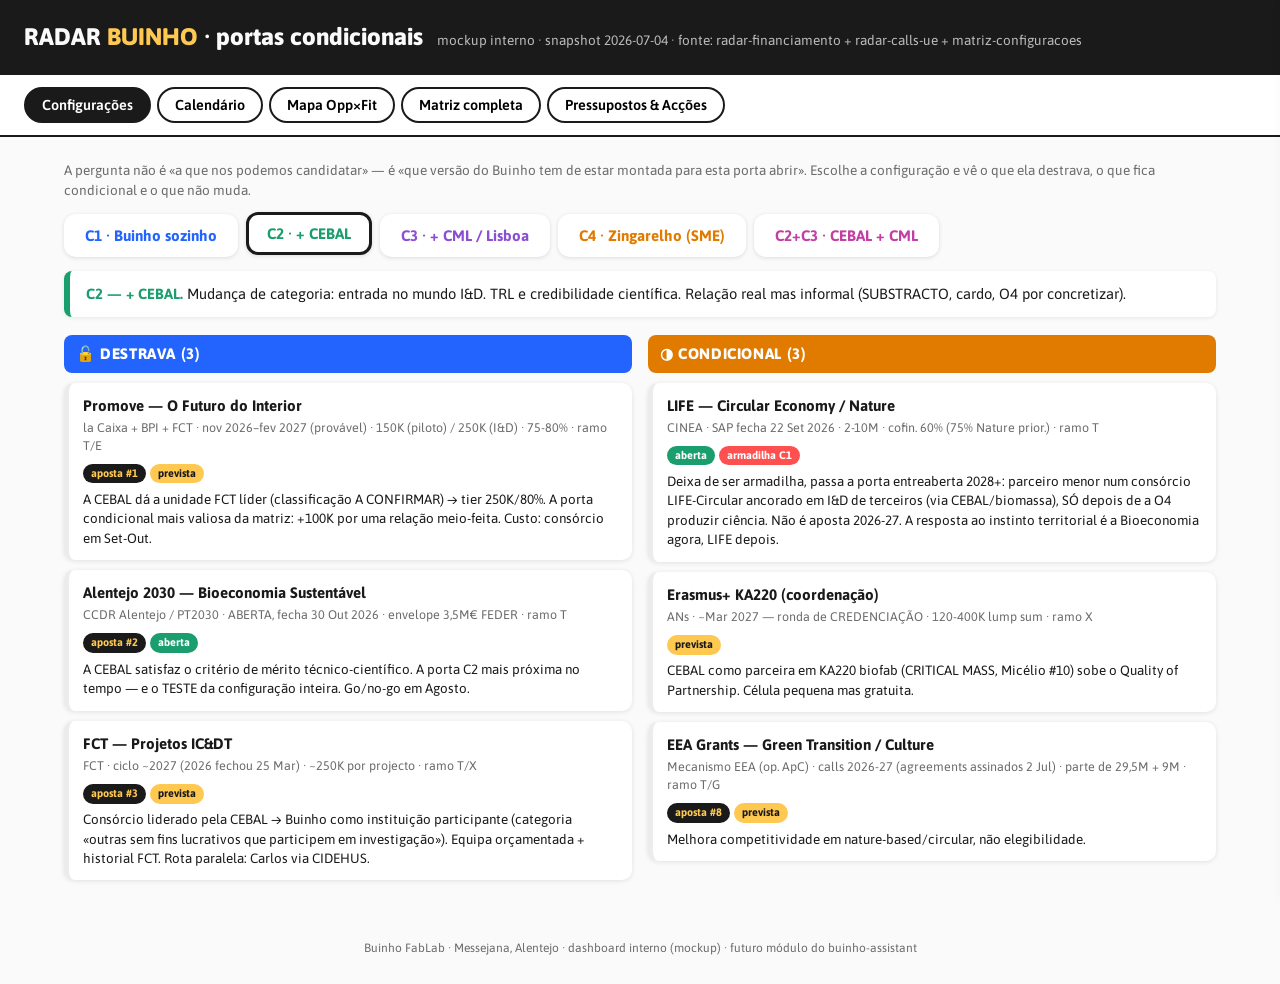
<file: index.html>
<!DOCTYPE html>
<html lang="pt">
<head>
<meta charset="UTF-8">
<meta name="viewport" content="width=device-width, initial-scale=1.0">
<meta name="robots" content="noindex, nofollow">
<title>Radar Buinho — Portas Condicionais</title>
<link rel="preconnect" href="https://fonts.googleapis.com">
<link href="https://fonts.googleapis.com/css2?family=Asap:wght@400;500;600;700;800&display=swap" rel="stylesheet">
<style>
:root{
  --azul:#2364ff; --vermelho:#ff5050; --sol:#ffc850;
  --preto:#1a1a1a; --branco:#fafafa;
  --verde:#1a9e6e; --roxo:#8a4fd3; --laranja:#e07b00; --rosa:#c23fa4;
  --cinza:#6b6b6b; --cinza-claro:#ececec;
}
*{box-sizing:border-box;margin:0;padding:0}
body{font-family:'Asap',sans-serif;background:var(--branco);color:var(--preto);line-height:1.45}
header{background:var(--preto);color:var(--branco);padding:20px 24px;display:flex;align-items:baseline;gap:14px;flex-wrap:wrap}
header h1{font-size:1.5rem;font-weight:800}
header h1 span{color:var(--sol)}
header .sub{color:#bbb;font-size:.85rem}
nav{display:flex;gap:6px;padding:12px 24px;background:#fff;border-bottom:2px solid var(--preto);flex-wrap:wrap;position:sticky;top:0;z-index:50}
nav button{font-family:inherit;font-size:.9rem;font-weight:600;padding:8px 16px;border:2px solid var(--preto);background:#fff;cursor:pointer;border-radius:999px;transition:.15s}
nav button:hover{background:var(--sol)}
nav button.on{background:var(--preto);color:#fff}
main{max-width:1200px;margin:0 auto;padding:24px}
.vista{display:none}.vista.on{display:block}
h2{font-size:1.2rem;font-weight:700;margin:18px 0 10px}
.nota{font-size:.85rem;color:var(--cinza);margin-bottom:14px}
/* chips de configuração */
.chips{display:flex;gap:8px;flex-wrap:wrap;margin:14px 0}
.chip{font-family:inherit;font-weight:700;font-size:.95rem;padding:10px 18px;border-radius:12px;border:3px solid transparent;cursor:pointer;background:#fff;box-shadow:0 1px 4px rgba(0,0,0,.12)}
.chip.on{border-color:var(--preto);transform:translateY(-2px)}
.configdesc{background:#fff;border-left:6px solid var(--azul);padding:12px 16px;border-radius:8px;box-shadow:0 1px 4px rgba(0,0,0,.08);font-size:.92rem;margin-bottom:18px}
/* colunas de veredicto */
.cols{display:grid;grid-template-columns:repeat(auto-fit,minmax(260px,1fr));gap:16px}
.col h3{font-size:.95rem;font-weight:800;text-transform:uppercase;letter-spacing:.04em;padding:8px 12px;border-radius:8px;margin-bottom:10px;color:#fff}
.col.destrava h3{background:var(--azul)} .col.aberto h3{background:var(--verde)}
.col.parcial h3{background:var(--laranja)} .col.fechado h3{background:var(--vermelho)}
.card{background:#fff;border-radius:10px;padding:12px 14px;margin-bottom:10px;box-shadow:0 1px 5px rgba(0,0,0,.10);cursor:pointer;border-left:5px solid var(--cinza-claro);transition:.12s}
.card:hover{transform:translateY(-2px);box-shadow:0 4px 12px rgba(0,0,0,.15)}
.card .n{font-weight:700;font-size:.95rem}
.card .m{font-size:.78rem;color:var(--cinza);margin:2px 0 6px}
.card .t{font-size:.84rem}
.badge{display:inline-block;font-size:.68rem;font-weight:700;padding:2px 8px;border-radius:999px;margin-right:4px;vertical-align:middle}
.b-aberta{background:var(--verde);color:#fff} .b-prevista{background:var(--sol);color:var(--preto)}
.b-futura{background:var(--cinza-claro)} .b-rolante{background:var(--azul);color:#fff}
.b-armadilha{background:var(--vermelho);color:#fff} .b-aposta{background:var(--preto);color:var(--sol)}
/* calendário */
.mes{margin-bottom:20px}
.mes h3{font-size:1rem;font-weight:800;border-bottom:3px solid var(--sol);display:inline-block;margin-bottom:8px}
.prazo{display:flex;gap:12px;align-items:flex-start;background:#fff;border-radius:10px;padding:10px 14px;margin-bottom:8px;box-shadow:0 1px 4px rgba(0,0,0,.08);cursor:pointer}
.prazo .dia{font-weight:800;font-size:1.15rem;min-width:44px;text-align:center;color:var(--azul)}
.prazo.arm .dia{color:var(--vermelho)}
.prazo .info{flex:1}
.dcount{font-size:.72rem;font-weight:700;color:var(--cinza)}
.dcount.urgente{color:var(--vermelho)}
/* scatter */
.scatterwrap{background:#fff;border-radius:12px;padding:16px;box-shadow:0 1px 5px rgba(0,0,0,.1)}
.dot{cursor:pointer}
.dot circle{transition:.12s}
.dot:hover circle{r:11}
.legenda{display:flex;gap:14px;flex-wrap:wrap;font-size:.8rem;margin-top:8px}
.legenda span::before{content:"●";margin-right:4px}
.lg-ok::before{color:var(--azul)} .lg-arm::before{color:var(--vermelho)} .lg-cond::before{color:var(--laranja)}
/* matriz */
.mtable{width:100%;border-collapse:collapse;font-size:.8rem;background:#fff;box-shadow:0 1px 5px rgba(0,0,0,.1)}
.mtable th{background:var(--preto);color:#fff;padding:8px;text-align:left;position:sticky;top:58px}
.mtable td{border:1px solid var(--cinza-claro);padding:6px 8px;vertical-align:middle}
.mtable td.prog{font-weight:700;min-width:170px}
.cell{display:block;width:100%;border:none;font-family:inherit;font-size:.72rem;font-weight:700;padding:6px 4px;border-radius:6px;cursor:pointer;color:#fff}
.v-destrava{background:var(--azul)} .v-aberto{background:var(--verde)} .v-parcial{background:var(--laranja)}
.v-fechado{background:var(--vermelho)} .v-armadilha{background:var(--vermelho);outline:3px dashed var(--preto);outline-offset:-4px}
.v-na{background:var(--cinza-claro);color:var(--cinza);font-weight:500}
.tblwrap{overflow-x:auto}
/* pressupostos & acções */
.plist .card{cursor:default}
.plist .card:hover{transform:none}
.cond{font-size:.75rem;font-weight:700;color:var(--azul)}
/* painel de detalhe */
#painel{position:fixed;top:0;right:-480px;width:min(460px,92vw);height:100vh;background:#fff;box-shadow:-4px 0 20px rgba(0,0,0,.25);transition:right .25s;z-index:100;overflow-y:auto;padding:22px}
#painel.on{right:0}
#painel .fechar{float:right;font-size:1.4rem;border:none;background:none;cursor:pointer;font-weight:800}
#painel h3{font-size:1.1rem;margin-bottom:4px;padding-right:30px}
#painel .meta{font-size:.8rem;color:var(--cinza);margin-bottom:12px}
#painel .cfgbloco{margin-bottom:12px;border-left:5px solid var(--cinza-claro);padding:8px 12px;border-radius:6px;background:var(--branco)}
#painel .cfgbloco .cn{font-weight:800;font-size:.85rem}
#painel .cfgbloco .ct{font-size:.85rem;margin-top:3px}
#veu{position:fixed;inset:0;background:rgba(0,0,0,.3);z-index:90;display:none}
#veu.on{display:block}
footer{text-align:center;font-size:.75rem;color:var(--cinza);padding:26px 12px}
@media(max-width:640px){ .mtable th{top:0} header h1{font-size:1.15rem} }
</style>
</head>
<body>
<header>
  <h1>RADAR <span>BUINHO</span> · portas condicionais</h1>
  <div class="sub">mockup interno · snapshot <span id="hdata"></span> · fonte: radar-financiamento + radar-calls-ue + matriz-configuracoes</div>
</header>
<nav>
  <button data-v="config" class="on">Configurações</button>
  <button data-v="cal">Calendário</button>
  <button data-v="mapa">Mapa Opp×Fit</button>
  <button data-v="matriz">Matriz completa</button>
  <button data-v="press">Pressupostos & Acções</button>
</nav>
<main>

<section class="vista on" id="v-config">
  <p class="nota">A pergunta não é «a que nos podemos candidatar» — é «que versão do Buinho tem de estar montada para esta porta abrir». Escolhe a configuração e vê o que ela destrava, o que fica condicional e o que não muda.</p>
  <div class="chips" id="chips"></div>
  <div class="configdesc" id="cfgdesc"></div>
  <div class="cols" id="cfgcols"></div>
</section>

<section class="vista" id="v-cal">
  <p class="nota">Prazos ordenados. Vermelho = armadilha (sedutora, evitar). Clica para abrir o detalhe.</p>
  <div id="calendario"></div>
</section>

<section class="vista" id="v-mapa">
  <p class="nota">Eixos do radar v2: <b>Fit</b> (encaixa nas capacidades reais) × <b>Opp</b> (quão subexplorada). O canto superior direito é onde se ganha. Clica nos pontos.</p>
  <div class="scatterwrap"><svg id="scatter" viewBox="0 0 720 460" width="100%"></svg>
  <div class="legenda"><span class="lg-ok">porta viável</span><span class="lg-cond">condicional (depende de configuração)</span><span class="lg-arm">armadilha</span></div></div>
</section>

<section class="vista" id="v-matriz">
  <p class="nota">Programas × configurações. Clica numa célula para ler veredicto + condição + custo. Célula cinzenta = a configuração não muda nada face a C1.</p>
  <div class="tblwrap"><table class="mtable" id="mtabela"></table></div>
</section>

<section class="vista" id="v-press">
  <h2>Pressupostos a confirmar (Carlos)</h2>
  <div class="plist" id="plist"></div>
  <h2>Acções com data (handoff Pacheco)</h2>
  <div class="plist" id="alist"></div>
</section>

</main>
<div id="veu" onclick="fecharPainel()"></div>
<aside id="painel"></aside>
<footer>Buinho FabLab · Messejana, Alentejo · dashboard interno (mockup) · futuro módulo do buinho-assistant</footer>

<script src="dados.js"></script>
<script>
const $=s=>document.querySelector(s);
const VLABEL={destrava:"DESTRAVA", aberto:"JÁ ABERTO", parcial:"CONDICIONAL", fechado:"FECHADO", armadilha:"ARMADILHA", na:"não muda"};
const MESES=["Jan","Fev","Mar","Abr","Mai","Jun","Jul","Ago","Set","Out","Nov","Dez"];
$("#hdata").textContent=DADOS.actualizado;

/* navegação */
document.querySelectorAll("nav button").forEach(b=>b.onclick=()=>{
  document.querySelectorAll("nav button").forEach(x=>x.classList.remove("on"));
  document.querySelectorAll(".vista").forEach(x=>x.classList.remove("on"));
  b.classList.add("on"); $("#v-"+b.dataset.v).classList.add("on");
});

/* veredicto efectivo de um programa numa configuração */
function veredicto(p,c){
  if(p.configs[c]) return {v:p.configs[c].v, t:p.configs[c].t, herdado:false};
  if(c!=="C1" && p.configs.C1) return {v:"na", t:"Esta configuração não muda nada — vale o veredicto C1: "+p.configs.C1.t, herdado:true};
  return {v:"na", t:"Sem leitura registada.", herdado:true};
}

/* ---- vista CONFIGURAÇÕES ---- */
let cfgSel="C2";
function renderChips(){
  $("#chips").innerHTML=Object.entries(DADOS.configs).map(([k,c])=>
    `<button class="chip ${k===cfgSel?'on':''}" style="color:${c.cor}" onclick="selCfg('${k}')">${k} · ${c.nome}</button>`).join("");
}
function selCfg(k){cfgSel=k;renderChips();renderCfg();}
function cardHTML(p,txt){
  const b=[];
  if(p.aposta)b.push(`<span class="badge b-aposta">aposta #${p.aposta}</span>`);
  b.push(`<span class="badge b-${p.estado}">${p.estado}</span>`);
  if(p.armadilha)b.push(`<span class="badge b-armadilha">armadilha C1</span>`);
  return `<div class="card" onclick="abrirPainel('${p.id}')">
    <div class="n">${p.nome}</div>
    <div class="m">${p.org} · ${p.janela} · ${p.verba} · ramo ${p.ramo}</div>
    <div>${b.join("")}</div>
    <div class="t" style="margin-top:6px">${txt}</div></div>`;
}
function renderCfg(){
  const c=DADOS.configs[cfgSel];
  $("#cfgdesc").innerHTML=`<b style="color:${c.cor}">${cfgSel} — ${c.nome}.</b> ${c.desc}`;
  $("#cfgdesc").style.borderLeftColor=c.cor;
  const grupos={destrava:[],parcial:[],aberto:[],fechado:[]};
  DADOS.programas.forEach(p=>{
    const r=veredicto(p,cfgSel);
    if(r.v==="destrava")grupos.destrava.push(cardHTML(p,r.t));
    else if(r.v==="parcial")grupos.parcial.push(cardHTML(p,r.t));
    else if(r.v==="aberto")grupos.aberto.push(cardHTML(p,r.t));
    else if(r.v==="fechado"||r.v==="armadilha")grupos.fechado.push(cardHTML(p,r.t));
    // v==="na": não aparece — a configuração não toca neste programa
  });
  $("#cfgcols").innerHTML=`
    ${grupos.destrava.length?`<div class="col destrava"><h3>🔓 Destrava (${grupos.destrava.length})</h3>${grupos.destrava.join("")}</div>`:""}
    ${grupos.parcial.length?`<div class="col parcial"><h3>◑ Condicional (${grupos.parcial.length})</h3>${grupos.parcial.join("")}</div>`:""}
    ${grupos.aberto.length?`<div class="col aberto"><h3>✓ Já aberto (${grupos.aberto.length})</h3>${grupos.aberto.join("")}</div>`:""}
    ${grupos.fechado.length?`<div class="col fechado"><h3>✕ Fechado / armadilha (${grupos.fechado.length})</h3>${grupos.fechado.join("")}</div>`:""}`;
}

/* ---- vista CALENDÁRIO ---- */
function renderCal(){
  const hoje=new Date();
  const com=DADOS.programas.filter(p=>p.prazo).sort((a,b)=>a.prazo.localeCompare(b.prazo));
  const sem=DADOS.programas.filter(p=>!p.prazo);
  const porMes={};
  com.forEach(p=>{
    const d=new Date(p.prazo+"T12:00:00");
    const k=d.getFullYear()+"-"+String(d.getMonth()).padStart(2,"0");
    (porMes[k]=porMes[k]||{lab:MESES[d.getMonth()]+" "+d.getFullYear(),itens:[]}).itens.push({p,d});
  });
  let h="";
  Object.keys(porMes).sort().forEach(k=>{
    const m=porMes[k];
    h+=`<div class="mes"><h3>${m.lab}</h3>`+m.itens.map(({p,d})=>{
      const dias=Math.round((d-hoje)/86400000);
      const dtxt=dias<0?"passou":(dias+" dias");
      return `<div class="prazo ${p.armadilha?'arm':''}" onclick="abrirPainel('${p.id}')">
        <div class="dia">${d.getDate()}</div>
        <div class="info"><b>${p.nome}</b> <span class="badge b-${p.estado}">${p.estado}</span>${p.armadilha?'<span class="badge b-armadilha">armadilha</span>':''}${p.aposta?`<span class="badge b-aposta">aposta #${p.aposta}</span>`:""}
        <div class="m" style="font-size:.78rem;color:var(--cinza)">${p.janela} · ${p.verba}</div></div>
        <div class="dcount ${dias>=0&&dias<45?'urgente':''}">${dtxt}</div></div>`;
    }).join("")+`</div>`;
  });
  h+=`<div class="mes"><h3>Sem prazo fixo / rolante</h3>`+sem.map(p=>
    `<div class="prazo" onclick="abrirPainel('${p.id}')"><div class="dia">—</div>
     <div class="info"><b>${p.nome}</b> <span class="badge b-${p.estado}">${p.estado}</span>
     <div class="m" style="font-size:.78rem;color:var(--cinza)">${p.janela}</div></div></div>`).join("")+`</div>`;
  $("#calendario").innerHTML=h;
}

/* ---- vista MAPA Opp×Fit ---- */
function renderMapa(){
  const W=720,H=460,m=50;
  const X=f=>m+(f-0.5)/5*(W-2*m), Y=o=>H-m-(o-0.5)/5*(H-2*m);
  let s=`<rect x="0" y="0" width="${W}" height="${H}" fill="#fff"/>`;
  // quadrante de ouro
  s+=`<rect x="${X(3.5)}" y="${Y(5.4)}" width="${X(5.4)-X(3.5)}" height="${Y(3.5)-Y(5.4)}" fill="#ffc850" opacity="0.18"/>`;
  for(let i=1;i<=5;i++){
    s+=`<line x1="${X(i)}" y1="${Y(0.6)}" x2="${X(i)}" y2="${Y(5.4)}" stroke="#ececec"/><text x="${X(i)}" y="${H-18}" text-anchor="middle" font-size="12" fill="#6b6b6b">${i}</text>`;
    s+=`<line x1="${X(0.6)}" y1="${Y(i)}" x2="${X(5.4)}" y2="${Y(i)}" stroke="#ececec"/><text x="${m-14}" y="${Y(i)+4}" text-anchor="middle" font-size="12" fill="#6b6b6b">${i}</text>`;
  }
  s+=`<text x="${W/2}" y="${H-2}" text-anchor="middle" font-size="13" font-weight="700">FIT →</text>`;
  s+=`<text x="14" y="${H/2}" text-anchor="middle" font-size="13" font-weight="700" transform="rotate(-90 14 ${H/2})">OPP →</text>`;
  // jitter determinístico para não sobrepor
  const usados={};
  DADOS.programas.forEach(p=>{
    const k=p.fit+"-"+p.opp; usados[k]=(usados[k]||0);
    const dx=(usados[k]%3-1)*16, dy=Math.floor(usados[k]/3)*16; usados[k]++;
    const temCond=Object.values(p.configs).some(c=>c.v==="destrava");
    const cor=p.armadilha?"var(--vermelho)":(temCond?"var(--laranja)":"var(--azul)");
    const x=X(p.fit)+dx, y=Y(p.opp)+dy;
    s+=`<g class="dot" onclick="abrirPainel('${p.id}')">
      <circle cx="${x}" cy="${y}" r="8" fill="${cor}" opacity="0.85"/>
      <text x="${x+11}" y="${y+4}" font-size="10.5" font-weight="600" fill="#1a1a1a">${p.nome.split("—")[0].split("(")[0].trim().slice(0,26)}</text></g>`;
  });
  $("#scatter").innerHTML=s;
}

/* ---- vista MATRIZ ---- */
function renderMatriz(){
  const cfgs=Object.keys(DADOS.configs);
  let h=`<tr><th>Programa</th>${cfgs.map(c=>`<th>${c}</th>`).join("")}</tr>`;
  DADOS.programas.forEach(p=>{
    h+=`<tr><td class="prog" style="cursor:pointer" onclick="abrirPainel('${p.id}')">${p.nome}</td>`;
    cfgs.forEach(c=>{
      const r=veredicto(p,c);
      h+=`<td><button class="cell v-${r.v}" onclick="abrirPainel('${p.id}','${c}')">${VLABEL[r.v]}</button></td>`;
    });
    h+=`</tr>`;
  });
  $("#mtabela").innerHTML=h;
}

/* ---- vista PRESSUPOSTOS ---- */
function renderPress(){
  $("#plist").innerHTML=DADOS.pressupostos.map((x,i)=>
    `<div class="card"><div class="n">${i+1}. ${x.q}</div><div class="cond">condiciona: ${x.condiciona}</div></div>`).join("");
  $("#alist").innerHTML=DADOS.accoes.map(a=>
    `<div class="card"><span class="badge b-prevista">${a.mes}</span> <span class="t">${a.txt}</span></div>`).join("");
}

/* ---- painel de detalhe ---- */
function abrirPainel(id,cfgFoco){
  const p=DADOS.programas.find(x=>x.id===id); if(!p)return;
  let h=`<button class="fechar" onclick="fecharPainel()">×</button>
    <h3>${p.nome}</h3>
    <div class="meta">${p.org} · ${p.janela} · ${p.verba} · ramo ${p.ramo} · Opp ${p.opp} × Fit ${p.fit}</div>`;
  Object.keys(DADOS.configs).forEach(c=>{
    const r=veredicto(p,c); if(r.v==="na"&&c!==cfgFoco)return;
    const cor={destrava:"var(--azul)",aberto:"var(--verde)",parcial:"var(--laranja)",fechado:"var(--vermelho)",armadilha:"var(--vermelho)",na:"var(--cinza-claro)"}[r.v];
    h+=`<div class="cfgbloco" style="border-left-color:${cor};${c===cfgFoco?'outline:2px solid var(--preto)':''}">
      <div class="cn">${c} · ${DADOS.configs[c].nome} — <span style="color:${cor}">${VLABEL[r.v]}</span></div>
      <div class="ct">${r.t}</div></div>`;
  });
  $("#painel").innerHTML=h;
  $("#painel").classList.add("on"); $("#veu").classList.add("on");
}
function fecharPainel(){ $("#painel").classList.remove("on"); $("#veu").classList.remove("on"); }
document.addEventListener("keydown",e=>{if(e.key==="Escape")fecharPainel()});

renderChips();renderCfg();renderCal();renderMapa();renderMatriz();renderPress();
</script>
</body>
</html>
</file>
